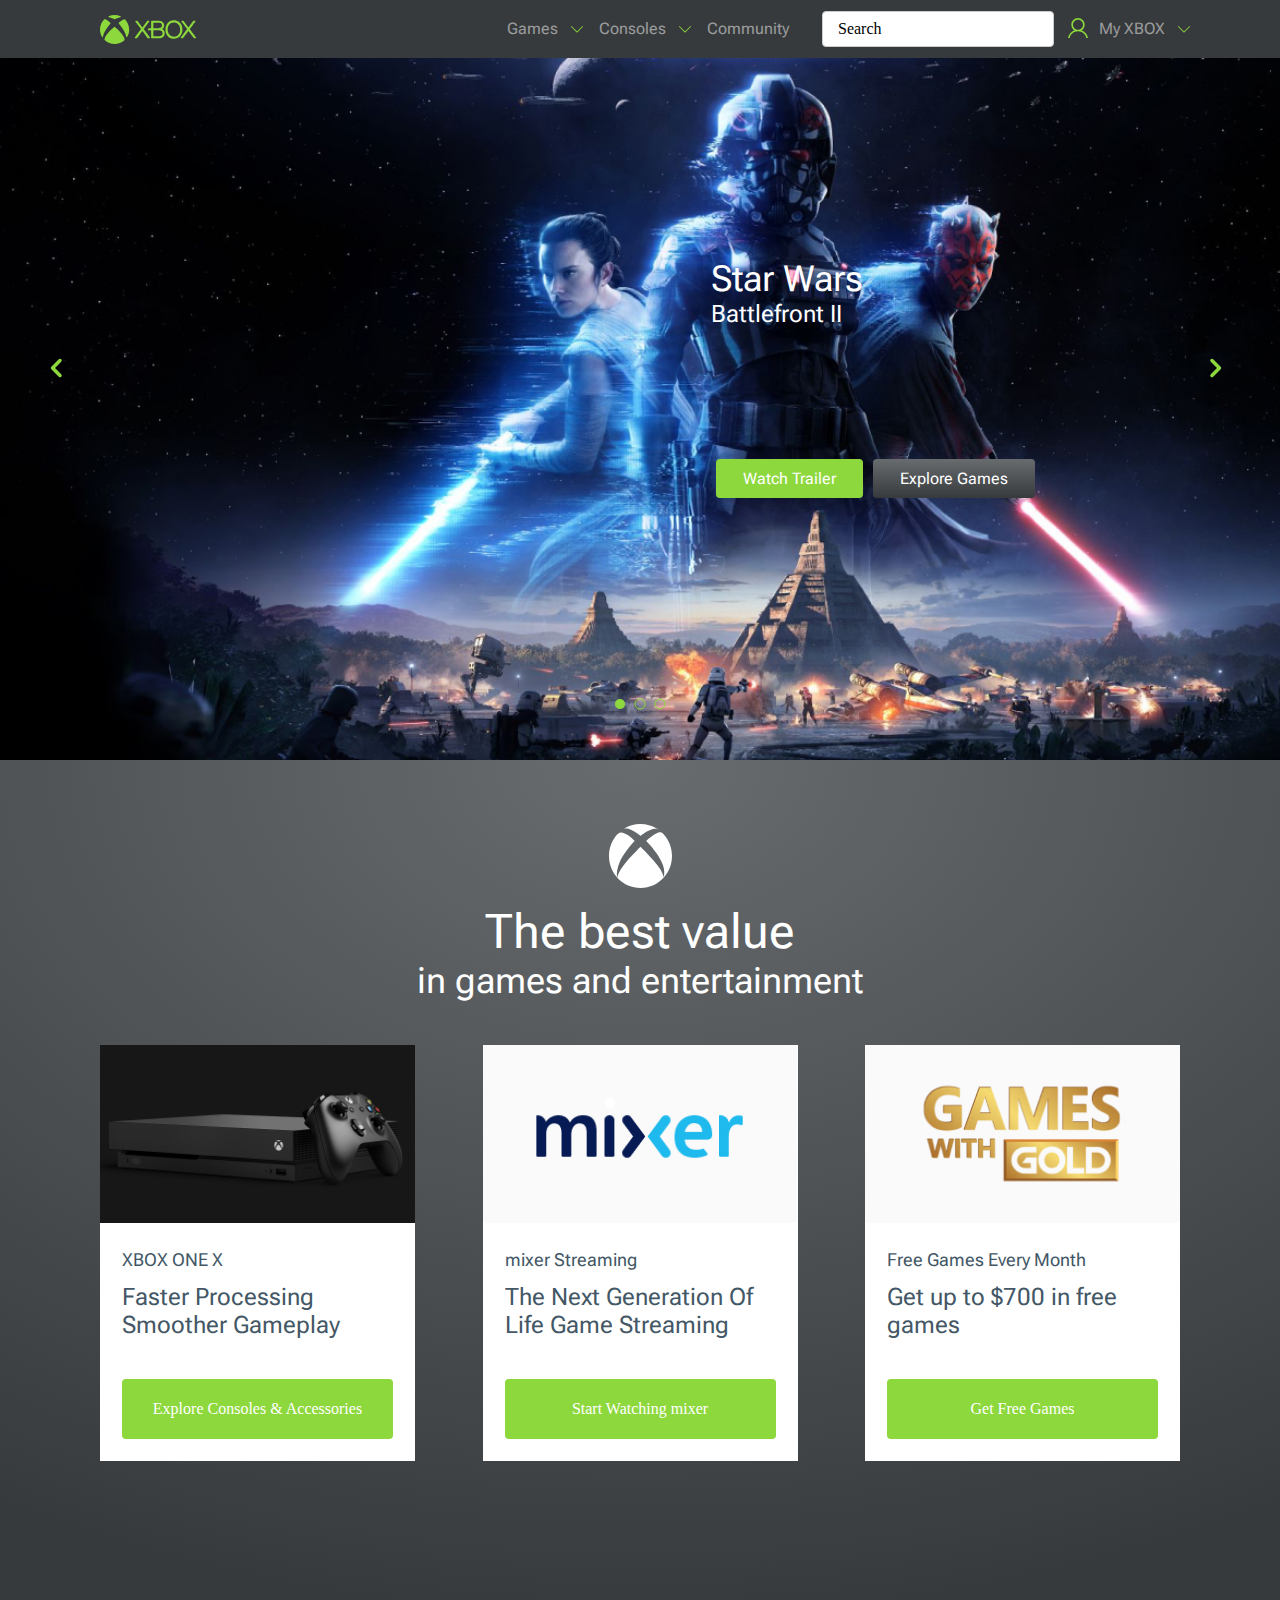
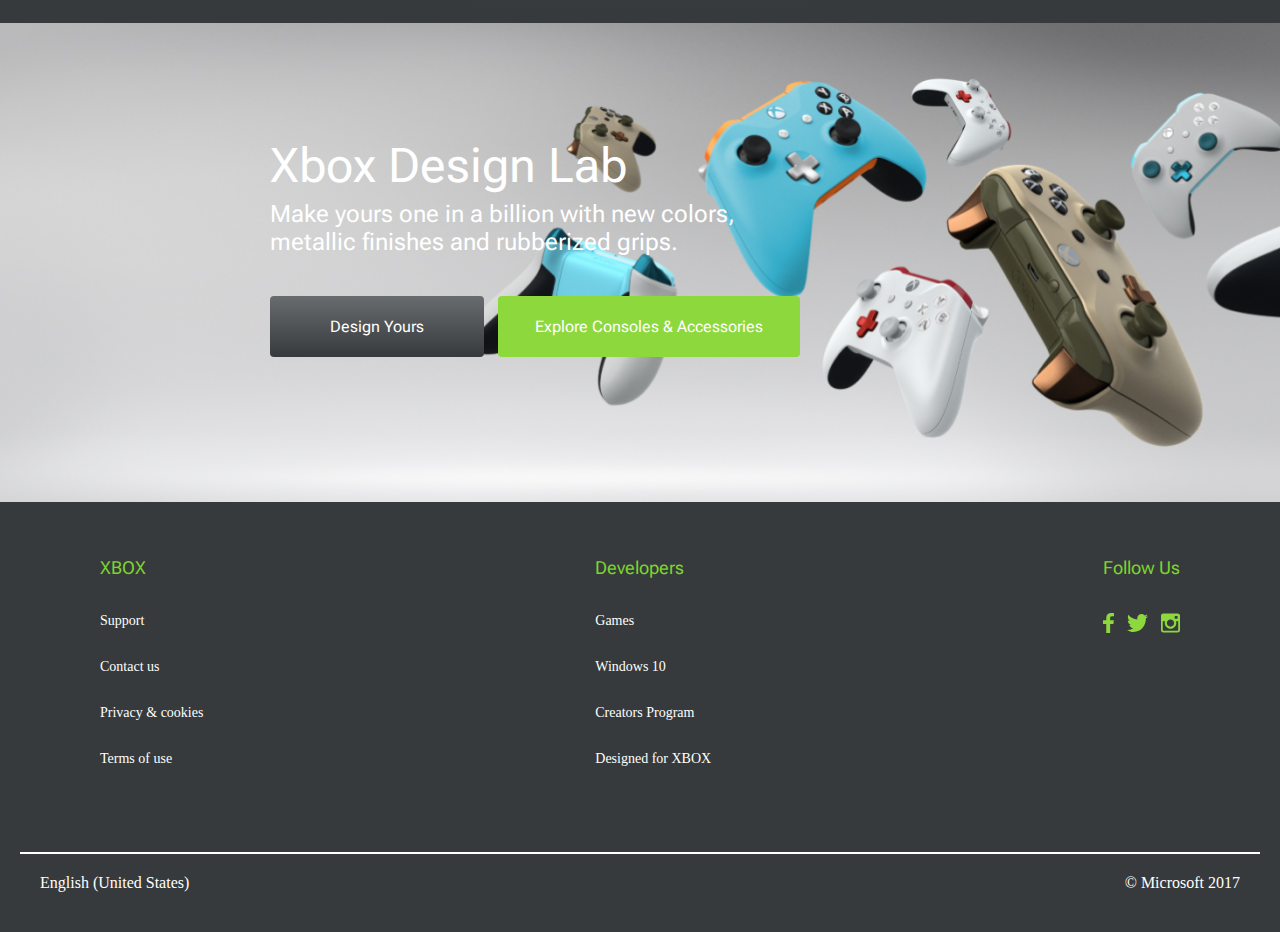
<file: index.html>
<!DOCTYPE html>
<html lang="en">
  <head>
    <meta charset="UTF-8" />
    <meta http-equiv="X-UA-Compatible" content="IE=edge" />
    <meta name="viewport" content="width=device-width, initial-scale=1.0" />
    <!-- connect styles -->
    <link rel="stylesheet" href="./assets/css/reset.css " />
    <link rel="stylesheet" href="./assets/css/style.css" />
    <!-- connect fonts -->
    <link rel="preconnect" href="https://fonts.googleapis.com" />
    <link rel="preconnect" href="https://fonts.gstatic.com" crossorigin />
    <link
      href="https://fonts.googleapis.com/css2?family=Roboto+Flex:opsz,wght@8..144,400;8..144,700&display=swap"
      rel="stylesheet"
    />
    <title>Xbox</title>
  </head>
  <body>
    <!-- block header top of site-->
    <header class="header">
      <div class="container">
        <div class="header__inner">
          <img src="./assets/img/logo.svg" alt="logo" class="header__logo" />
          <div class="header__nav-hide">
            <img src="./assets/img/menu.svg" alt="menu" class="header__burger">
            <a href="./assets/pages/registration.html" class="header__account header_list">My XBOX</a>
          </div>
          
          <nav class="header__nav">
            <a href="#" class="header__link header_list">Games</a>
            <a href="#" class="header__link header_list">Consoles</a>
            <a href="#" class="header__link">Community</a>
            <input
              type="text"
              placeholder="Search"
              name="q"
              id="search"
              class="header__search"
            />
            <a href="./assets/pages/registration.html" class="header__account header_list">My XBOX</a>
          </nav>
        </div>
      </div>
    </header>
    <!-- block main first of user view -->
    <section class="main">
      <div class="container">
        <div class="main__inner">
          <div class="main__block">
            <div class="main__text">
              <div class="main__title">Star Wars</div>
              <div class="main__subtitle">Battlefront II</div>
            </div>
            <div class="main__btns">
              <button class="main__btn main__btn-green">Watch Trailer</button>
              <button class="main__btn main__btn-gray">Explore Games</button>
            </div>
          </div>
        </div>
        <div class="main__tabs">
          <img src="./assets/img/tabs.svg" alt="tabs" class="main__tab__img" />
        </div>
      </div>
    </section>
    <!-- block value  views of products-->
    <section class="value">
      <div class="container">
        <div class="value__inner">
          <img
            class="value__img"
            src="./assets/img/xbox-white.svg"
            alt="xbox-white"
          />
          <div class="value__title">The best value</div>
          <div class="value__subtitle">in games and entertainment</div>
          <div class="value__boxes">
            <div class="value__boxes__item">
              <img
                src="./assets/img/box-1.jpg"
                alt="box-img"
                class="value__boxes__item__img"
              />
              <div class="value__boxes__item__inner">
                <div class="value__boxes__item__subtitle">XBOX ONE X</div>
                <div class="value__boxes__item__title">
                  Faster Processing Smoother Gameplay
                </div>
                <button class="value__boxes__item__btn">
                  Explore Consoles & Accessories
                </button>
              </div>
            </div>
            <div class="value__boxes__item">
              <img
                src="./assets/img/box-2.png"
                alt="box-img"
                class="value__boxes__item__img"
              />
              <div class="value__boxes__item__inner">
                <div class="value__boxes__item__subtitle">mixer Streaming</div>
                <div class="value__boxes__item__title">
                  The Next Generation Of Life Game Streaming
                </div>
                <button class="value__boxes__item__btn">
                  Start Watching mixer
                </button>
              </div>
            </div>
            <div class="value__boxes__item">
              <img
                src="./assets/img/box-3.jpg"
                alt="box-img"
                class="value__boxes__item__img"
              />
              <div class="value__boxes__item__inner">
                <div class="value__boxes__item__subtitle">
                  Free Games Every Month
                </div>
                <div class="value__boxes__item__title">
                  Get up to $700 in free games
                </div>
                <button class="value__boxes__item__btn">Get Free Games</button>
              </div>
            </div>
          </div>
        </div>
      </div>
    </section>
    <!-- block lab laboratory of disign-->
    <section class="lab">
      <div class="container">
        <div class="lab__inner">
          <div class="lab__box">
            <div class="lab__title">Xbox Design Lab</div>
            <div class="lab__text">
              Make yours one in a billion with new colors, metallic finishes and
              rubberized grips.
            </div>
            <div class="lab__btns">
              <button class="lab__btn lab__btn-gray">Design Yours</button>
              <button class="lab__btn lab__btn-green">
                Explore Consoles & Accessories
              </button>
            </div>
          </div>
        </div>
      </div>
    </section>
    <!-- block footer / contacts information-->
    <footer class="footer">
      <div class="container">
        <div class="footer__inner">
          <div class="footer__col">
            <div class="footer__col__title">XBOX</div>
            <div class="footer__col__text">Support</div>
            <div class="footer__col__text">Contact us</div>
            <div class="footer__col__text">Privacy & cookies</div>
            <div class="footer__col__text">Terms of use</div>
          </div>
          <div class="footer__col">
            <div class="footer__col__title">Developers</div>
            <div class="footer__col__text">Games</div>
            <div class="footer__col__text">Windows 10</div>
            <div class="footer__col__text">Creators Program</div>
            <div class="footer__col__text">Designed for XBOX</div>
          </div>
          <div class="footer__col">
            <div class="footer__col__title">Follow Us</div>
            <div class="footer__col__imgs">
              <img
                src="./assets/img/Faacebook.svg"
                alt="Faacebook"
                class="footer__col__img"
              />
              <img
                src="./assets/img/Twitter.svg"
                alt="Twitter"
                class="footer__col__img"
              />
              <img
                src="./assets/img/Instagram.svg"
                alt="Instagram"
                class="footer__col__img"
              />
            </div>
          </div>
        </div>
      </div>

      <div class="footer__bottom">
        <div class="fotter__bottom__text">English (United States)</div>
        <div class="fotter__bottom__text">© Microsoft 2017</div>
      </div>
    </footer>
  </body>
</html>
</file>
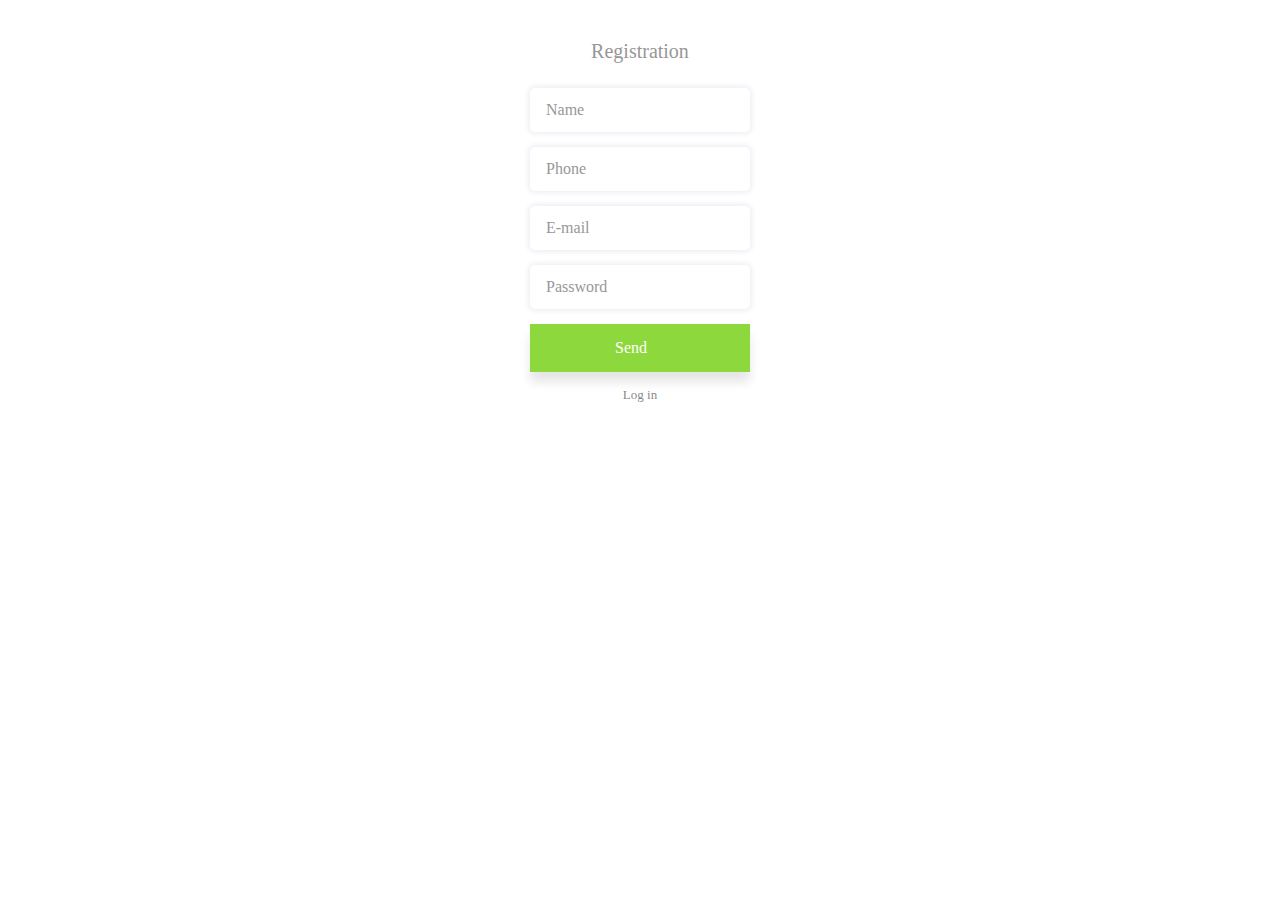
<file: assets/pages/registration.html>
<!DOCTYPE html>
<html lang="en">
  <head>
    <meta charset="UTF-8" />
    <meta http-equiv="X-UA-Compatible" content="IE=edge" />
    <meta name="viewport" content="width=device-width, initial-scale=1.0" />
    <!-- connect styles -->
    <link rel="stylesheet" href="../css/reset.css " />
    <link rel="stylesheet" href="../css/style.css" />
    <title>X Box</title>
  </head>
  <body>
    <!-- registration block or log reply-->
    <div class="reg">
        <form action="#" class="reg__form">
          <div class="reg__title">Registration</div>
          <input type="text" class="reg__input" placeholder="Name" />
          <input type="text" class="reg__input" placeholder="Phone"/>
          <input type="text" class="reg__input" placeholder="E-mail"/>
          <input type="text" class="reg__input" placeholder="Password"/>
          <input type="submit" value="Send" class="reg__submit">
          <a href="#" class="reg__log">Log in</a>
        </form>
    </div>
  </body>
</html>
</file>
<file: assets/css/style.css>
.container {
  max-width: 1120px;
  margin: 0 auto;
  padding: 0 20px;
}

@font-face {
  font-family: "Roboto Flex";
  src: url(../fonts/RobotoFlex-Regular.ttf) format("woff2"), url("/fonts/OpenSans-Regular-webfont.woff") format("ttf");
}
.header {
  background-color: #373a3c;
}
.header__inner {
  display: flex;
  justify-content: space-between;
  align-items: center;
  padding: 11px 0;
}
.header__link {
  position: relative;
  font-family: "Roboto Flex", sans-serif;
  font-size: 16px;
  line-height: 16px;
  margin: 0 13px;
  color: rgba(255, 255, 255, 0.5);
  transition: color 0.5s;
  padding-right: 15px;
}
.header__link:hover {
  color: white;
}
.header_list::after {
  content: "";
  width: 12px;
  height: 7px;
  display: inline-block;
  position: absolute;
  right: -10px;
  top: 5px;
  background-image: url(../img/down-arrow.svg);
}
.header__nav {
  display: flex;
  align-items: center;
}
.header__nav-hide {
  display: none;
}
@media (max-width: 780px) {
  .header__nav-hide {
    display: flex;
    align-items: center;
  }
}
@media (max-width: 780px) {
  .header__nav {
    display: none;
  }
}
.header__search {
  background: #ffffff;
  border: 1px solid #cccccc;
  border-radius: 4px;
  padding: 8px 15px;
  margin: 0 5px;
}
.header__account {
  position: relative;
  color: rgba(255, 255, 255, 0.5);
  font-family: "Roboto Flex", sans-serif;
  font-size: 16px;
  line-height: 16px;
  padding-right: 15px;
  padding-left: 25px;
  margin-left: 15px;
}
.header__account::before {
  content: "";
  position: absolute;
  background-image: url(../img/user.svg);
  right: 92px;
  top: -3px;
  width: 20px;
  height: 20px;
}

.main {
  background-image: url(../img/main_bg.jpg);
  background-size: cover;
  color: #fff;
  position: relative;
}
.main::before {
  content: "";
  position: absolute;
  background-image: url(../img/left-arrow.svg);
  background-repeat: no-repeat;
  left: 50px;
  top: 300px;
  width: 20px;
  height: 20px;
}
.main::after {
  content: "";
  position: absolute;
  background-image: url(../img/right-arrow.svg);
  background-repeat: no-repeat;
  right: 50px;
  top: 300px;
  width: 20px;
  height: 20px;
}
.main__inner {
  display: flex;
  justify-content: right;
  padding: 200px 140px;
}
@media (max-width: 400px) {
  .main__inner {
    padding: 20px;
  }
}
.main__block {
  display: flex;
  flex-direction: column;
  height: 240px;
  justify-content: space-between;
}
.main__text {
  display: flex;
  flex-direction: column;
}
.main__title {
  font-family: "Roboto Flex", sans-serif;
  font-size: 36px;
  line-height: 42px;
}
.main__subtitle {
  font-family: "Roboto Flex", sans-serif;
  font-size: 24px;
  line-height: 28px;
}
.main__btns {
  display: flex;
}
.main__btn {
  padding: 9px 27px;
  margin: 0 5px;
  font-family: "Roboto Flex", sans-serif;
  font-size: 16px;
  line-height: 21px;
  border-radius: 4px;
}
.main__btn-green {
  background: #8dd83d;
}
.main__btn-gray {
  background: linear-gradient(180deg, #686c6f 0%, #373a3c 100%);
}
.main__tabs {
  display: flex;
  justify-content: center;
  padding-bottom: 50px;
}

.value {
  background: radial-gradient(100% 100% at 50% 0%, #686c6f 0%, #373a3c 100%);
  padding: 64px 0 162px;
}
.value__inner {
  display: flex;
  flex-direction: column;
  align-items: center;
}
.value__img {
  margin-bottom: 16px;
}
.value__title {
  color: white;
  font-family: "Roboto Flex", sans-serif;
  font-size: 48px;
  line-height: 56px;
}
.value__subtitle {
  color: white;
  font-family: "Roboto Flex", sans-serif;
  font-size: 36px;
  line-height: 42px;
}
.value__boxes {
  margin-top: 43px;
  display: flex;
  justify-content: space-between;
  width: 100%;
}
@media (max-width: 780px) {
  .value__boxes {
    flex-wrap: wrap;
  }
}
.value__boxes__item {
  width: 315px;
  background-color: #fff;
}
@media (max-width: 780px) {
  .value__boxes__item {
    margin-top: 20px;
    margin: 30px auto 0;
  }
}
.value__boxes__item__img {
  object-fit: cover;
}
.value__boxes__item__inner {
  padding: 22px;
}
.value__boxes__item__subtitle {
  font-family: "Roboto Flex", sans-serif;
  font-size: 18px;
  line-height: 21px;
  color: #435766;
  margin-bottom: 13px;
}
.value__boxes__item__title {
  font-family: "Roboto Flex", sans-serif;
  font-size: 24px;
  line-height: 28px;
  color: #435766;
  margin-bottom: 40px;
}
.value__boxes__item__btn {
  color: #fff;
  height: 60px;
  text-align: center;
  background: #8dd83d;
  border-radius: 4px;
  width: 100%;
}

.lab {
  background-image: url(../img/lab-bg.jpg);
  background-repeat: no-repeat;
  background-size: cover;
  color: white;
}
.lab__inner {
  display: flex;
  padding: 115px 170px 145px;
}
@media (max-width: 400px) {
  .lab__inner {
    padding: 20px;
  }
}
.lab__box {
  max-width: 530px;
  display: flex;
  flex-direction: column;
}
.lab__title {
  font-family: "Roboto Flex", sans-serif;
  font-size: 48px;
  line-height: 56px;
}
.lab__text {
  font-family: "Roboto Flex", sans-serif;
  font-size: 24px;
  line-height: 28px;
  margin-top: 6px;
}
.lab__btns {
  margin-top: 40px;
  display: flex;
  justify-content: space-between;
}
.lab__btn {
  font-family: "Roboto Flex", sans-serif;
  font-size: 16px;
  line-height: 21px;
  border-radius: 4px;
}
@media (max-width: 780px) {
  .lab__btn {
    font-size: 14px;
    line-height: 25px;
  }
}
.lab__btn-gray {
  padding: 20px 60px;
  background: linear-gradient(180deg, #686c6f 0%, #373a3c 100%);
}
@media (max-width: 780px) {
  .lab__btn-gray {
    padding: 10px 30px;
  }
}
.lab__btn-green {
  padding: 20px 37px;
  background: #8dd83d;
}
@media (max-width: 780px) {
  .lab__btn-green {
    padding: 10px 20px;
  }
}

.footer {
  background: #373a3c;
  color: #fff;
}
.footer__inner {
  display: flex;
  justify-content: space-between;
  padding: 55px 0;
}
.footer__col {
  display: flex;
  flex-direction: column;
}
.footer__col__title {
  font-family: "Roboto Flex", sans-serif;
  font-size: 18px;
  line-height: 21px;
  color: #7dd42f;
  margin-bottom: 35px;
}
.footer__col__imgs {
  display: flex;
  justify-content: space-between;
  width: 100%;
}
.footer__col__text {
  font-family: "Roboto";
  margin-bottom: 30px;
  font-size: 14px;
  line-height: 16px;
}
.footer__bottom {
  max-width: 1240px;
  margin: 0 auto;
  padding: 20px 20px 40px;
  border-top: 2px solid #fff;
  display: flex;
  justify-content: space-between;
}

.reg {
  margin: 0 auto;
  max-width: 300px;
  padding: 40px;
  color: #979797;
}
.reg__form {
  display: flex;
  flex-direction: column;
}
.reg__title {
  margin-bottom: 25px;
  font-family: "Roboto";
  font-size: 20px;
  line-height: 23px;
  text-align: center;
  color: #979797;
}
.reg__input {
  box-shadow: 0px 0px 5px 2px rgba(0, 29, 108, 0.07);
  border-radius: 5px;
  padding: 13px 16px;
  margin-bottom: 15px;
}
.reg__submit {
  background: #8dd83d;
  color: white;
  padding: 15px 85px;
  margin-bottom: 15px;
  box-shadow: 0px 10px 10px rgba(0, 0, 0, 0.1);
}
.reg__log {
  font-size: 13px;
  line-height: 15px;
  text-align: center;
  color: rgba(0, 0, 0, 0.5);
}/*# sourceMappingURL=style.css.map */
</file>
